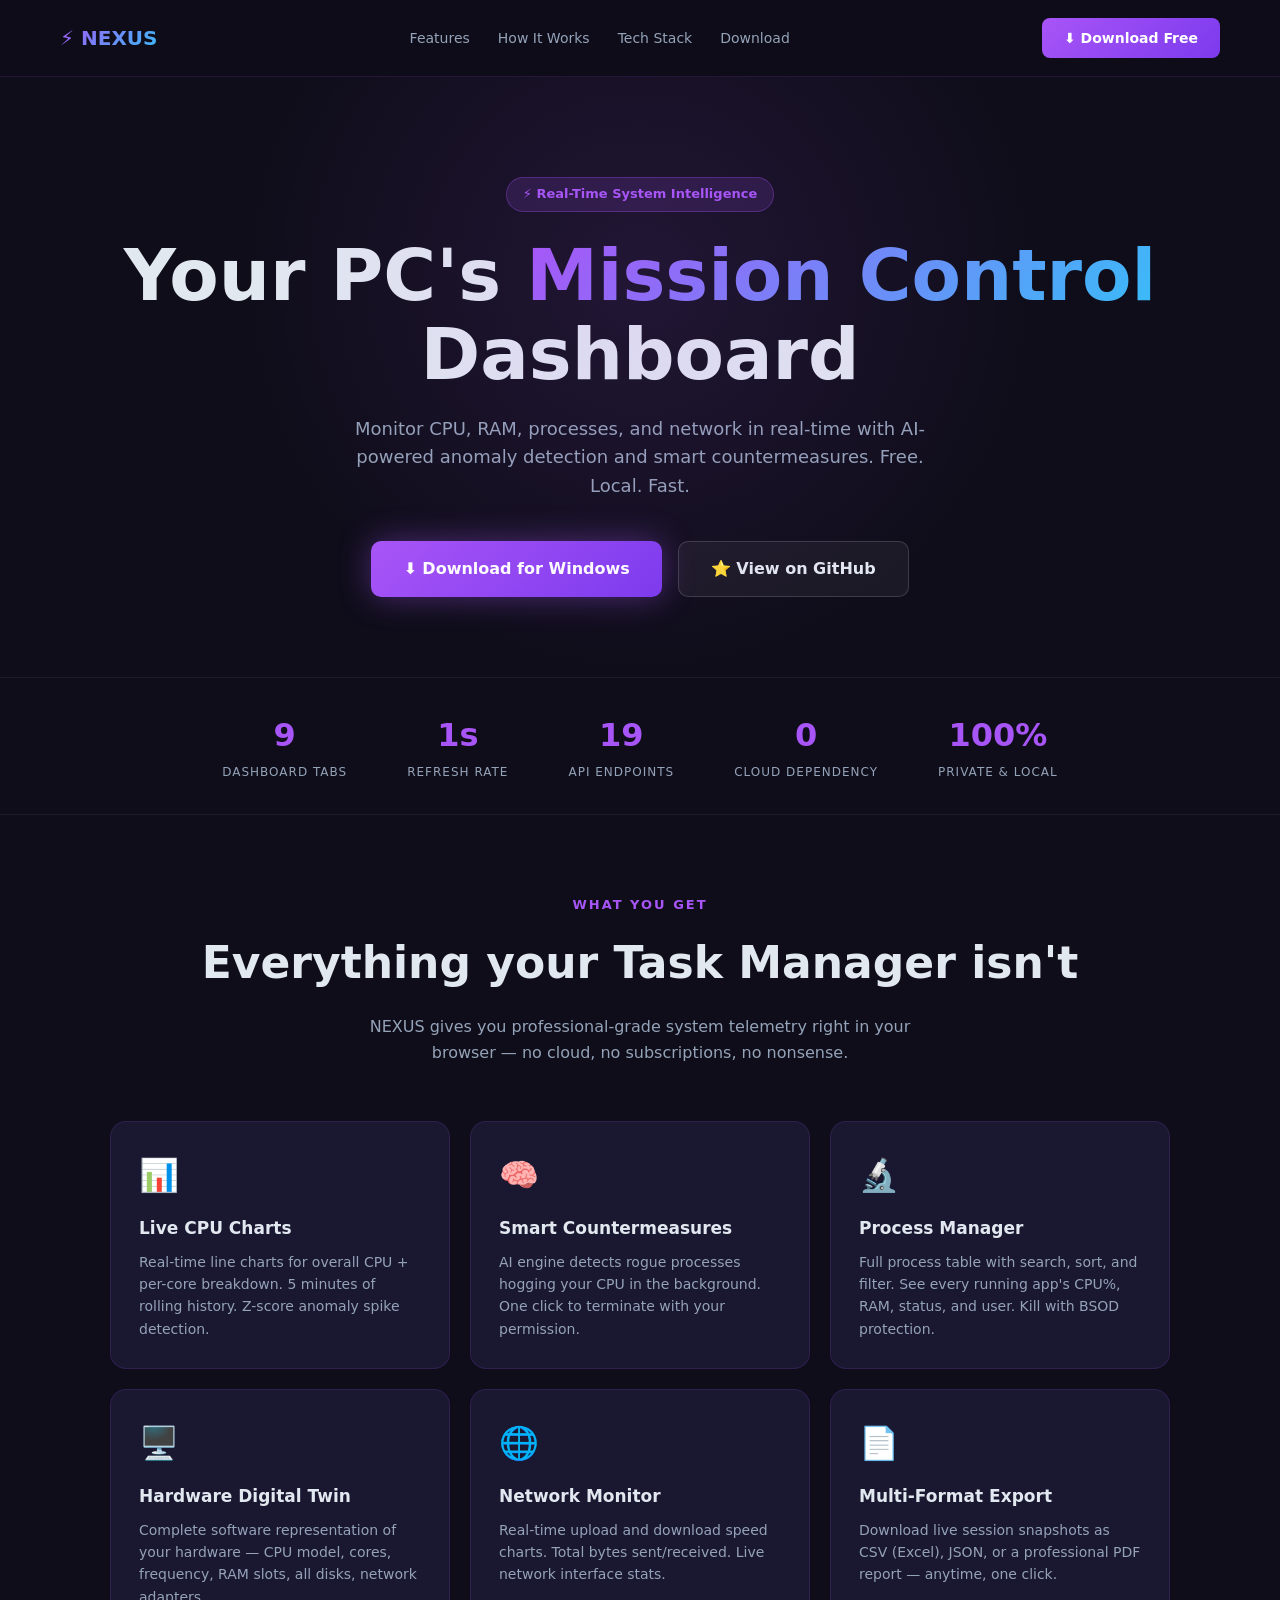
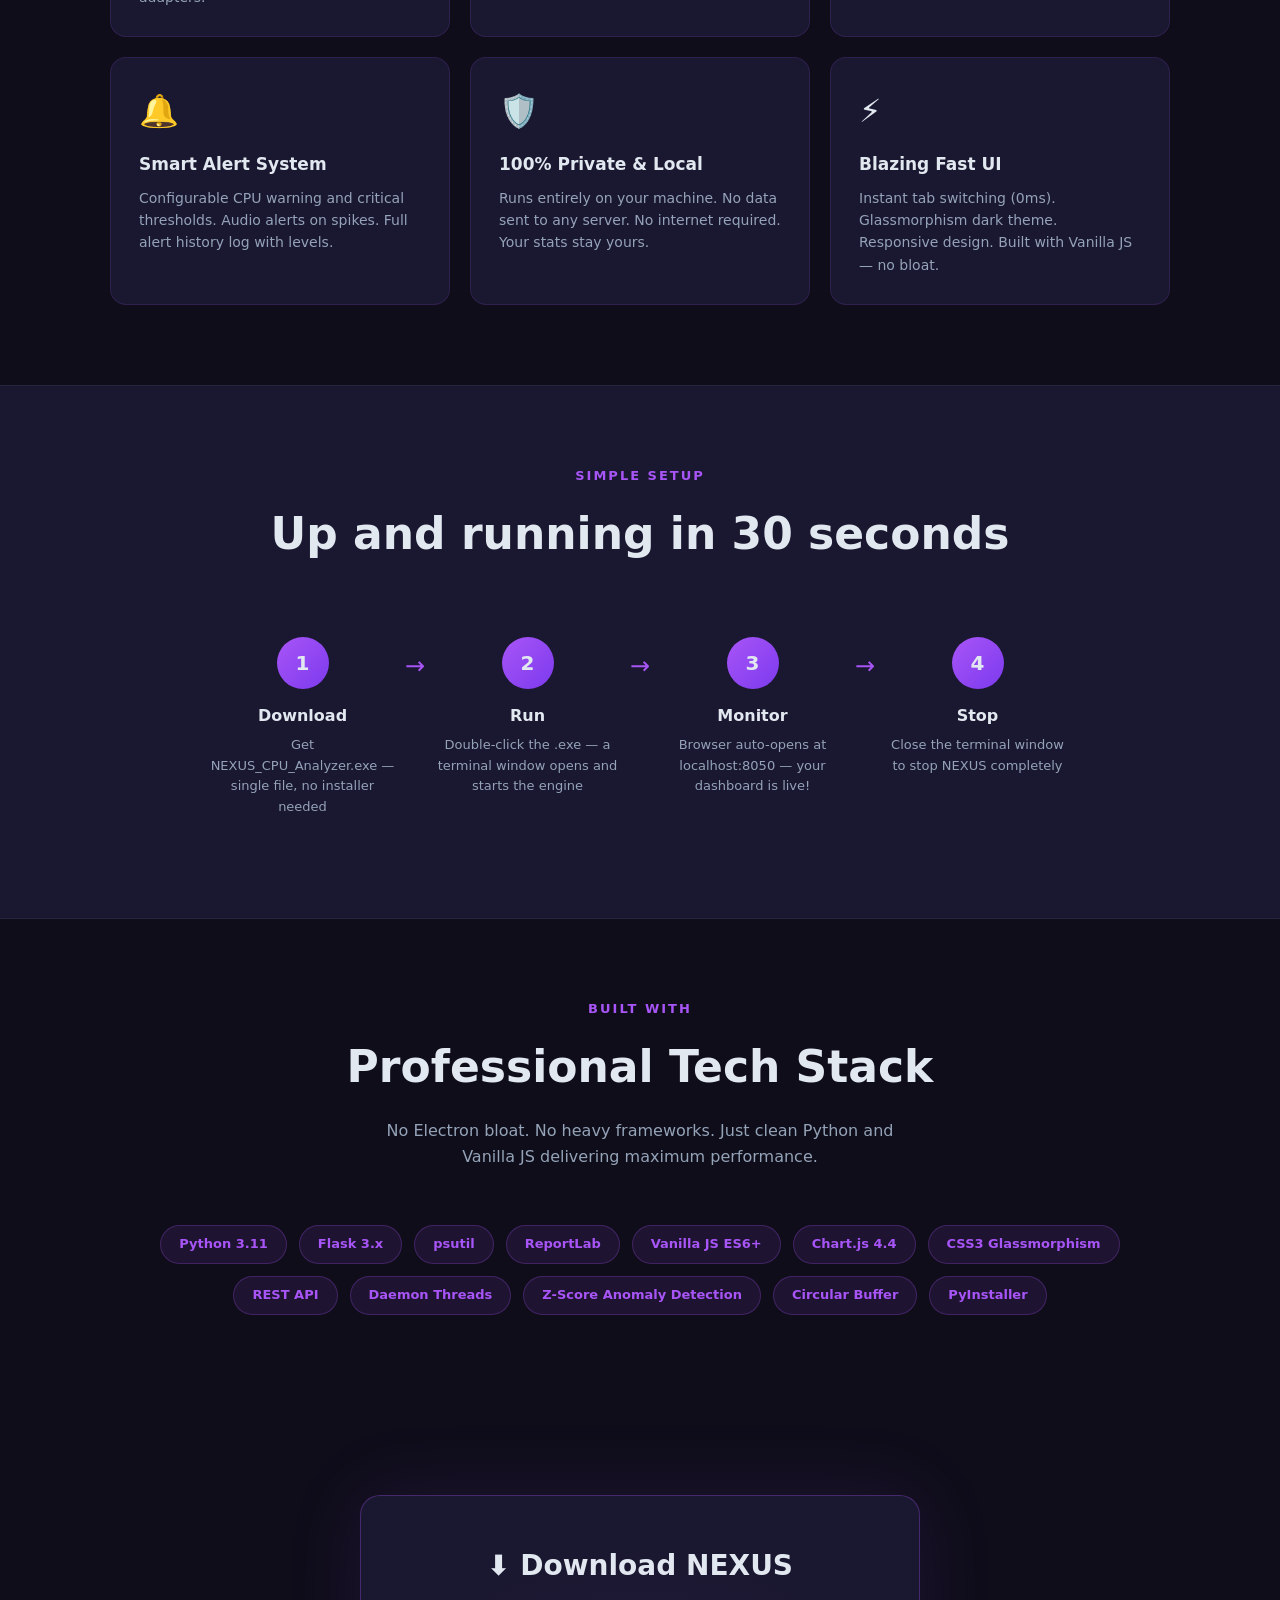
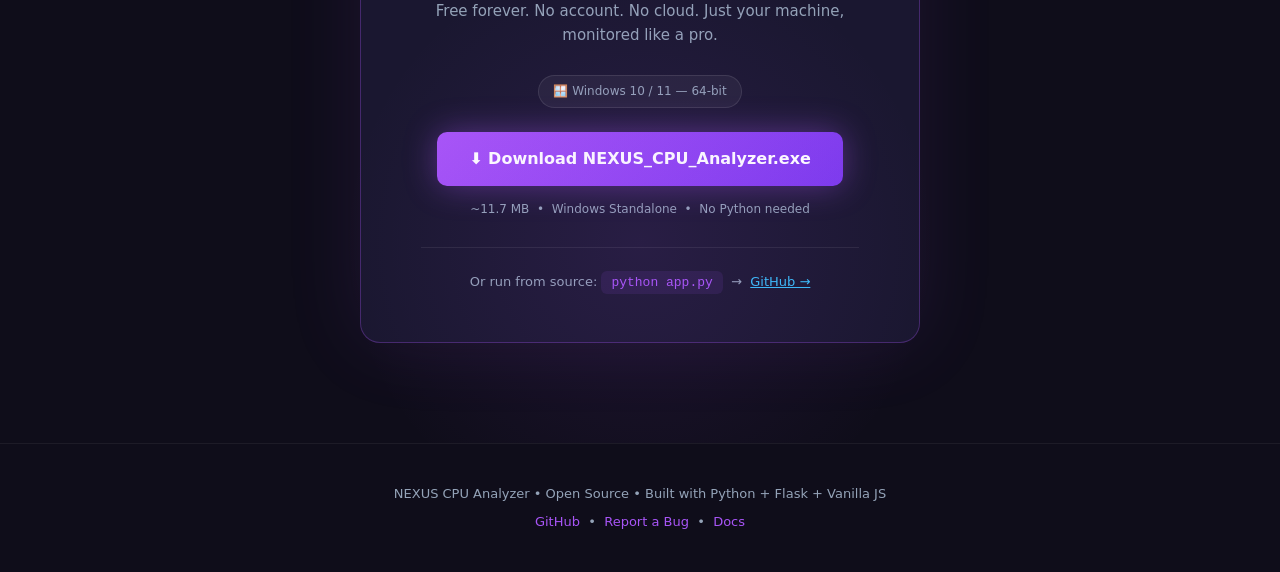
<file: index.html>
<!DOCTYPE html>
<html lang="en">
<head>
  <meta charset="UTF-8" />
  <meta name="viewport" content="width=device-width, initial-scale=1.0"/>
  <title>NEXUS CPU Analyzer — Real-Time System Monitor</title>
  <style>
    :root {
      --purple: #a855f7;
      --purple-dark: #7c3aed;
      --blue: #38bdf8;
      --emerald: #22c55e;
      --bg: #0f0d1a;
      --panel: #1a1730;
      --text: #e2e8f0;
      --muted: #94a3b8;
    }
    * { margin:0; padding:0; box-sizing:border-box; }
    body { background:var(--bg); color:var(--text); font-family:'Segoe UI',system-ui,sans-serif; line-height:1.6; }

    /* NAV */
    nav { display:flex; justify-content:space-between; align-items:center; padding:18px 60px; border-bottom:1px solid rgba(168,85,247,0.15); position:sticky; top:0; background:rgba(15,13,26,0.95); backdrop-filter:blur(12px); z-index:100; }
    .logo { font-size:20px; font-weight:800; background:linear-gradient(135deg,#a855f7,#38bdf8); -webkit-background-clip:text; -webkit-text-fill-color:transparent; }
    .nav-links { display:flex; gap:28px; }
    .nav-links a { color:var(--muted); text-decoration:none; font-size:14px; transition:color 0.2s; }
    .nav-links a:hover { color:var(--purple); }
    .nav-cta { background:linear-gradient(135deg,#a855f7,#7c3aed); color:#fff; padding:9px 22px; border-radius:8px; text-decoration:none; font-weight:600; font-size:14px; transition:opacity 0.2s; }
    .nav-cta:hover { opacity:0.85; }

    /* HERO */
    .hero { text-align:center; padding:100px 20px 80px; position:relative; overflow:hidden; }
    .hero::before { content:''; position:absolute; top:-200px; left:50%; transform:translateX(-50%); width:800px; height:800px; background:radial-gradient(circle, rgba(168,85,247,0.12) 0%, transparent 70%); pointer-events:none; }
    .badge { display:inline-block; background:rgba(168,85,247,0.15); border:1px solid rgba(168,85,247,0.3); color:var(--purple); padding:6px 16px; border-radius:999px; font-size:13px; font-weight:600; margin-bottom:24px; }
    .hero h1 { font-size:clamp(36px,6vw,72px); font-weight:900; line-height:1.1; margin-bottom:20px; }
    .hero h1 span { background:linear-gradient(135deg,#a855f7,#38bdf8); -webkit-background-clip:text; -webkit-text-fill-color:transparent; }
    .hero p { font-size:18px; color:var(--muted); max-width:600px; margin:0 auto 40px; }
    .hero-btns { display:flex; gap:16px; justify-content:center; flex-wrap:wrap; }
    .btn-hero { display:inline-flex; align-items:center; gap:8px; padding:14px 32px; border-radius:10px; font-weight:700; font-size:16px; text-decoration:none; transition:all 0.2s; }
    .btn-primary { background:linear-gradient(135deg,#a855f7,#7c3aed); color:#fff; box-shadow:0 0 32px rgba(168,85,247,0.4); }
    .btn-primary:hover { transform:translateY(-2px); box-shadow:0 0 48px rgba(168,85,247,0.6); }
    .btn-secondary { background:rgba(255,255,255,0.05); border:1px solid rgba(255,255,255,0.15); color:var(--text); }
    .btn-secondary:hover { background:rgba(255,255,255,0.1); }

    /* STATS STRIP */
    .stats-strip { display:flex; justify-content:center; gap:60px; padding:32px 20px; border-top:1px solid rgba(255,255,255,0.06); border-bottom:1px solid rgba(255,255,255,0.06); flex-wrap:wrap; }
    .stat { text-align:center; }
    .stat-num { font-size:32px; font-weight:900; color:var(--purple); }
    .stat-label { font-size:12px; color:var(--muted); text-transform:uppercase; letter-spacing:1px; margin-top:2px; }

    /* FEATURES */
    .section { padding:80px 20px; max-width:1100px; margin:0 auto; }
    .section-label { text-align:center; color:var(--purple); font-weight:700; font-size:13px; text-transform:uppercase; letter-spacing:2px; margin-bottom:12px; }
    .section-title { text-align:center; font-size:clamp(28px,4vw,44px); font-weight:900; margin-bottom:16px; }
    .section-sub { text-align:center; color:var(--muted); font-size:16px; max-width:560px; margin:0 auto 56px; }
    .features-grid { display:grid; grid-template-columns:repeat(auto-fit,minmax(300px,1fr)); gap:20px; }
    .feature-card { background:var(--panel); border:1px solid rgba(168,85,247,0.15); border-radius:16px; padding:28px; transition:all 0.3s; }
    .feature-card:hover { border-color:rgba(168,85,247,0.4); transform:translateY(-4px); box-shadow:0 16px 48px rgba(168,85,247,0.1); }
    .feature-icon { font-size:32px; margin-bottom:14px; }
    .feature-title { font-size:17px; font-weight:700; margin-bottom:8px; }
    .feature-desc { color:var(--muted); font-size:14px; line-height:1.6; }

    /* HOW IT WORKS */
    .how-section { background:var(--panel); padding:80px 20px; border-top:1px solid rgba(255,255,255,0.06); border-bottom:1px solid rgba(255,255,255,0.06); }
    .steps { display:flex; justify-content:center; gap:0; max-width:900px; margin:0 auto; flex-wrap:wrap; }
    .step { flex:1; min-width:200px; text-align:center; padding:20px; position:relative; }
    .step:not(:last-child)::after { content:'→'; position:absolute; right:-10px; top:30px; color:var(--purple); font-size:24px; }
    .step-num { width:52px; height:52px; background:linear-gradient(135deg,#a855f7,#7c3aed); border-radius:50%; display:flex; align-items:center; justify-content:center; font-size:20px; font-weight:900; margin:0 auto 14px; }
    .step-title { font-weight:700; margin-bottom:6px; }
    .step-desc { color:var(--muted); font-size:13px; }

    /* TECH STACK */
    .tech-grid { display:flex; flex-wrap:wrap; gap:12px; justify-content:center; margin-top:32px; }
    .tech-pill { background:rgba(168,85,247,0.1); border:1px solid rgba(168,85,247,0.25); padding:8px 18px; border-radius:999px; font-size:13px; font-weight:600; color:var(--purple); }

    /* DOWNLOAD SECTION */
    .download-section { text-align:center; padding:100px 20px; position:relative; overflow:hidden; }
    .download-section::before { content:''; position:absolute; bottom:-100px; left:50%; transform:translateX(-50%); width:600px; height:600px; background:radial-gradient(circle, rgba(168,85,247,0.1) 0%, transparent 70%); pointer-events:none; }
    .download-card { display:inline-block; background:var(--panel); border:1px solid rgba(168,85,247,0.3); border-radius:20px; padding:48px 60px; max-width:560px; box-shadow:0 0 80px rgba(168,85,247,0.1); }
    .download-title { font-size:28px; font-weight:900; margin-bottom:10px; }
    .download-sub { color:var(--muted); margin-bottom:28px; font-size:15px; }
    .os-badge { display:inline-flex; align-items:center; gap:6px; background:rgba(255,255,255,0.05); border:1px solid rgba(255,255,255,0.1); padding:6px 14px; border-radius:999px; font-size:12px; color:var(--muted); margin-bottom:24px; }
    .file-info { font-size:12px; color:var(--muted); margin-top:14px; }

    /* FOOTER */
    footer { text-align:center; padding:40px 20px; border-top:1px solid rgba(255,255,255,0.06); color:var(--muted); font-size:13px; }
    footer a { color:var(--purple); text-decoration:none; }
  </style>
</head>
<body>

<!-- NAVBAR -->
<nav>
  <div class="logo">⚡ NEXUS</div>
  <div class="nav-links">
    <a href="#features">Features</a>
    <a href="#how">How It Works</a>
    <a href="#stack">Tech Stack</a>
    <a href="#download">Download</a>
  </div>
  <a href="#download" class="nav-cta">⬇ Download Free</a>
</nav>

<!-- HERO -->
<section class="hero">
  <div class="badge">⚡ Real-Time System Intelligence</div>
  <h1>Your PC's <span>Mission Control</span><br/>Dashboard</h1>
  <p>Monitor CPU, RAM, processes, and network in real-time with AI-powered anomaly detection and smart countermeasures. Free. Local. Fast.</p>
  <div class="hero-btns">
    <a href="#download" class="btn-hero btn-primary">⬇ Download for Windows</a>
    <a href="https://github.com/omarabusaeed/nexus-cpu-analyzer" class="btn-hero btn-secondary" target="_blank">⭐ View on GitHub</a>
  </div>
</section>

<!-- STATS -->
<div class="stats-strip">
  <div class="stat"><div class="stat-num">9</div><div class="stat-label">Dashboard Tabs</div></div>
  <div class="stat"><div class="stat-num">1s</div><div class="stat-label">Refresh Rate</div></div>
  <div class="stat"><div class="stat-num">19</div><div class="stat-label">API Endpoints</div></div>
  <div class="stat"><div class="stat-num">0</div><div class="stat-label">Cloud Dependency</div></div>
  <div class="stat"><div class="stat-num">100%</div><div class="stat-label">Private & Local</div></div>
</div>

<!-- FEATURES -->
<section class="section" id="features">
  <div class="section-label">What You Get</div>
  <h2 class="section-title">Everything your Task Manager isn't</h2>
  <p class="section-sub">NEXUS gives you professional-grade system telemetry right in your browser — no cloud, no subscriptions, no nonsense.</p>
  <div class="features-grid">
    <div class="feature-card">
      <div class="feature-icon">📊</div>
      <div class="feature-title">Live CPU Charts</div>
      <div class="feature-desc">Real-time line charts for overall CPU + per-core breakdown. 5 minutes of rolling history. Z-score anomaly spike detection.</div>
    </div>
    <div class="feature-card">
      <div class="feature-icon">🧠</div>
      <div class="feature-title">Smart Countermeasures</div>
      <div class="feature-desc">AI engine detects rogue processes hogging your CPU in the background. One click to terminate with your permission.</div>
    </div>
    <div class="feature-card">
      <div class="feature-icon">🔬</div>
      <div class="feature-title">Process Manager</div>
      <div class="feature-desc">Full process table with search, sort, and filter. See every running app's CPU%, RAM, status, and user. Kill with BSOD protection.</div>
    </div>
    <div class="feature-card">
      <div class="feature-icon">🖥️</div>
      <div class="feature-title">Hardware Digital Twin</div>
      <div class="feature-desc">Complete software representation of your hardware — CPU model, cores, frequency, RAM slots, all disks, network adapters.</div>
    </div>
    <div class="feature-card">
      <div class="feature-icon">🌐</div>
      <div class="feature-title">Network Monitor</div>
      <div class="feature-desc">Real-time upload and download speed charts. Total bytes sent/received. Live network interface stats.</div>
    </div>
    <div class="feature-card">
      <div class="feature-icon">📄</div>
      <div class="feature-title">Multi-Format Export</div>
      <div class="feature-desc">Download live session snapshots as CSV (Excel), JSON, or a professional PDF report — anytime, one click.</div>
    </div>
    <div class="feature-card">
      <div class="feature-icon">🔔</div>
      <div class="feature-title">Smart Alert System</div>
      <div class="feature-desc">Configurable CPU warning and critical thresholds. Audio alerts on spikes. Full alert history log with levels.</div>
    </div>
    <div class="feature-card">
      <div class="feature-icon">🛡️</div>
      <div class="feature-title">100% Private & Local</div>
      <div class="feature-desc">Runs entirely on your machine. No data sent to any server. No internet required. Your stats stay yours.</div>
    </div>
    <div class="feature-card">
      <div class="feature-icon">⚡</div>
      <div class="feature-title">Blazing Fast UI</div>
      <div class="feature-desc">Instant tab switching (0ms). Glassmorphism dark theme. Responsive design. Built with Vanilla JS — no bloat.</div>
    </div>
  </div>
</section>

<!-- HOW IT WORKS -->
<div class="how-section" id="how">
  <div class="section-label" style="text-align:center;">Simple Setup</div>
  <h2 class="section-title" style="text-align:center;margin-bottom:48px;">Up and running in 30 seconds</h2>
  <div class="steps">
    <div class="step">
      <div class="step-num">1</div>
      <div class="step-title">Download</div>
      <div class="step-desc">Get NEXUS_CPU_Analyzer.exe — single file, no installer needed</div>
    </div>
    <div class="step">
      <div class="step-num">2</div>
      <div class="step-title">Run</div>
      <div class="step-desc">Double-click the .exe — a terminal window opens and starts the engine</div>
    </div>
    <div class="step">
      <div class="step-num">3</div>
      <div class="step-title">Monitor</div>
      <div class="step-desc">Browser auto-opens at localhost:8050 — your dashboard is live!</div>
    </div>
    <div class="step">
      <div class="step-num">4</div>
      <div class="step-title">Stop</div>
      <div class="step-desc">Close the terminal window to stop NEXUS completely</div>
    </div>
  </div>
</div>

<!-- TECH STACK -->
<section class="section" id="stack">
  <div class="section-label">Built With</div>
  <h2 class="section-title">Professional Tech Stack</h2>
  <p class="section-sub">No Electron bloat. No heavy frameworks. Just clean Python and Vanilla JS delivering maximum performance.</p>
  <div class="tech-grid">
    <span class="tech-pill">Python 3.11</span>
    <span class="tech-pill">Flask 3.x</span>
    <span class="tech-pill">psutil</span>
    <span class="tech-pill">ReportLab</span>
    <span class="tech-pill">Vanilla JS ES6+</span>
    <span class="tech-pill">Chart.js 4.4</span>
    <span class="tech-pill">CSS3 Glassmorphism</span>
    <span class="tech-pill">REST API</span>
    <span class="tech-pill">Daemon Threads</span>
    <span class="tech-pill">Z-Score Anomaly Detection</span>
    <span class="tech-pill">Circular Buffer</span>
    <span class="tech-pill">PyInstaller</span>
  </div>
</section>

<!-- DOWNLOAD -->
<section class="download-section" id="download">
  <div class="download-card">
    <div class="download-title">⬇ Download NEXUS</div>
    <div class="download-sub">Free forever. No account. No cloud. Just your machine, monitored like a pro.</div>
    <div class="os-badge">🪟 Windows 10 / 11 — 64-bit</div>
    <br/>
    <a href="https://github.com/omarabusaeed/nexus-cpu-analyzer/releases/download/v1.0.0/NEXUS_CPU_Analyzer.exe" class="btn-hero btn-primary" download>
      ⬇ Download NEXUS_CPU_Analyzer.exe
    </a>
    <div class="file-info">~11.7 MB &nbsp;•&nbsp; Windows Standalone &nbsp;•&nbsp; No Python needed</div>
    <div style="margin-top:28px; padding-top:24px; border-top:1px solid rgba(255,255,255,0.08); font-size:13px; color:var(--muted);">
      Or run from source:
      <code style="background:rgba(168,85,247,0.1);padding:4px 10px;border-radius:6px;color:var(--purple);font-family:monospace;">python app.py</code>
      &nbsp;→&nbsp;
      <a href="https://github.com/omarabusaeed/nexus-cpu-analyzer" style="color:var(--blue);" target="_blank">GitHub →</a>
    </div>
  </div>
</section>

<!-- FOOTER -->
<footer>
  <p>NEXUS CPU Analyzer &bull; Open Source &bull; Built with Python + Flask + Vanilla JS</p>
  <p style="margin-top:8px;">
    <a href="https://github.com/omarabusaeed/nexus-cpu-analyzer" target="_blank">GitHub</a>
    &nbsp;&bull;&nbsp;
    <a href="https://github.com/omarabusaeed/nexus-cpu-analyzer/issues" target="_blank">Report a Bug</a>
    &nbsp;&bull;&nbsp;
    <a href="https://github.com/omarabusaeed/nexus-cpu-analyzer/blob/main/README.md" target="_blank">Docs</a>
  </p>
</footer>

</body>
</html>
</file>
